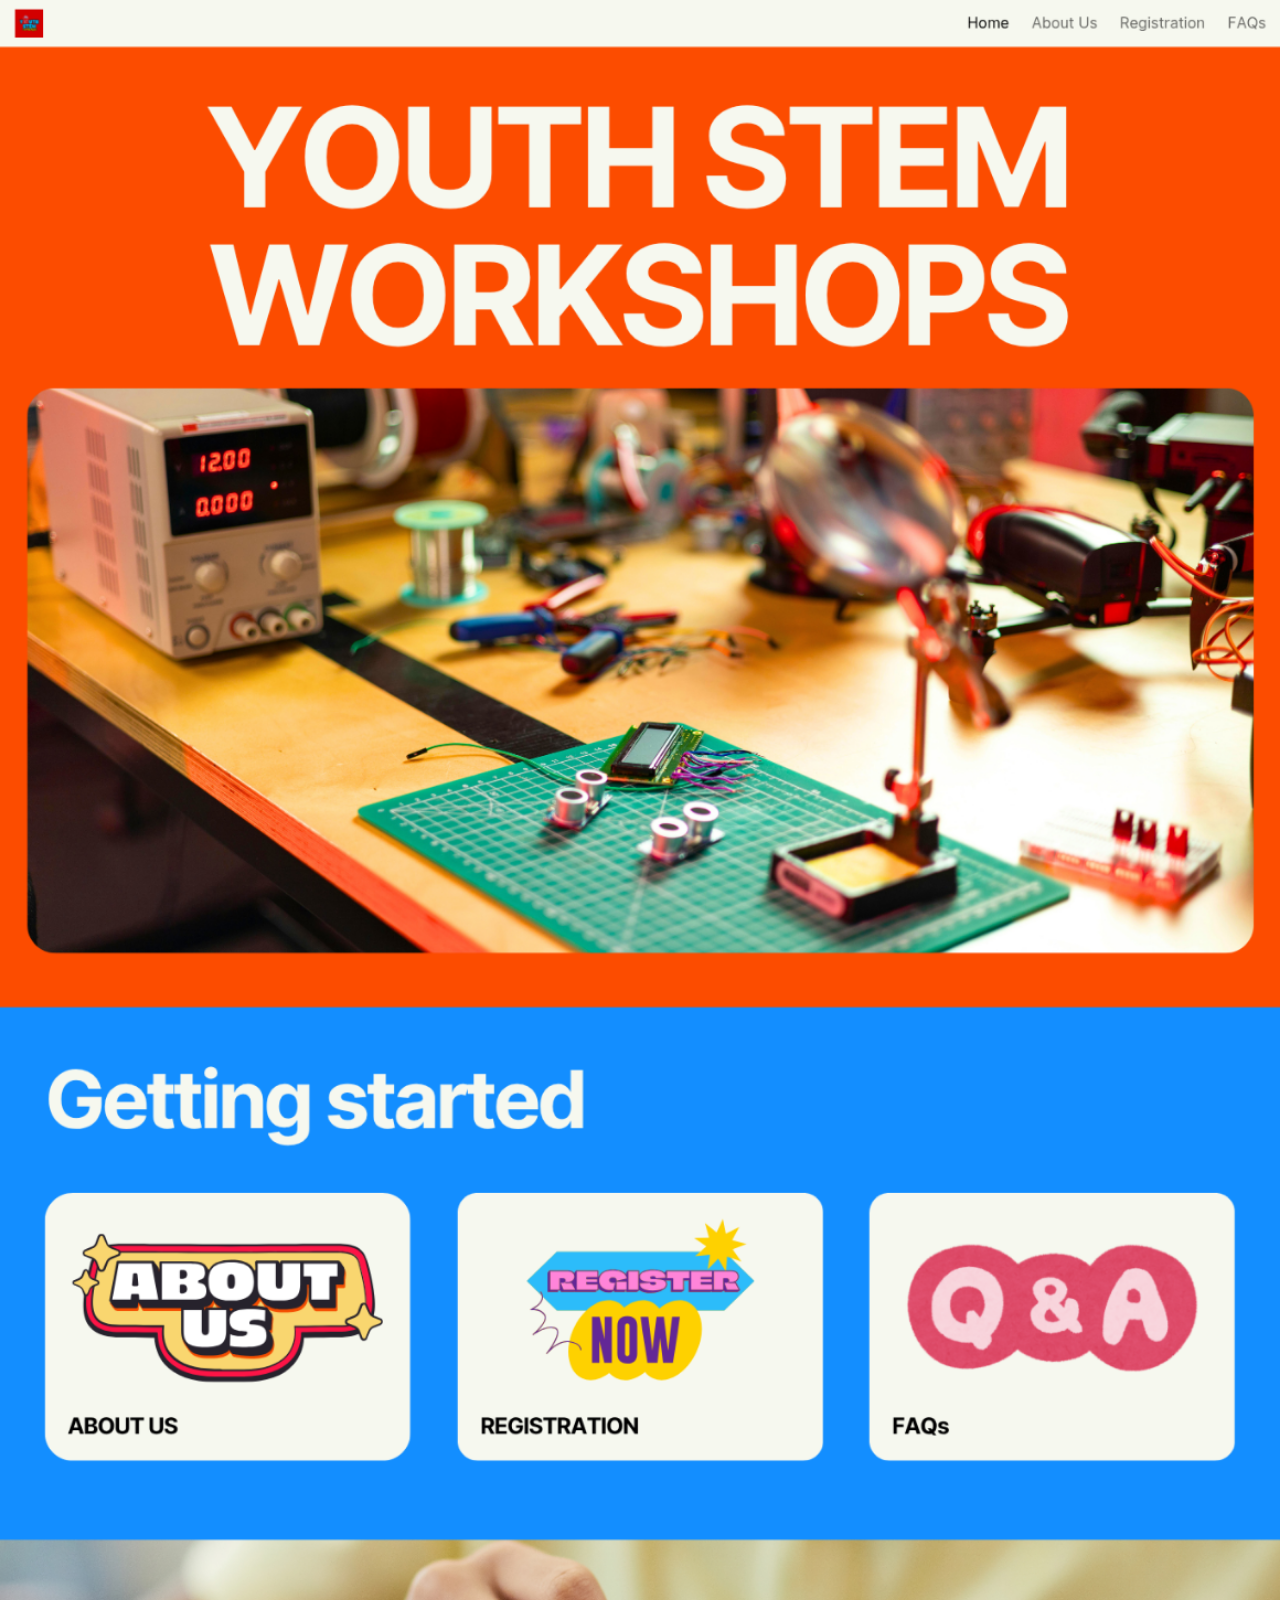
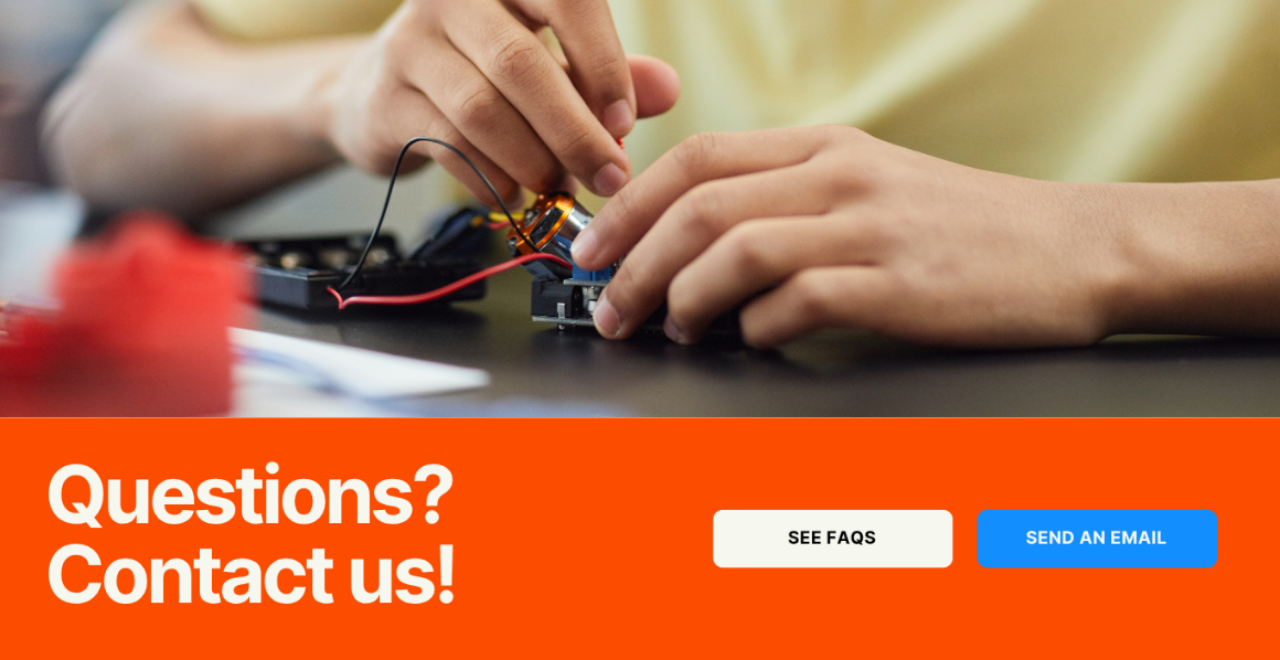
<file: index.html>
<!doctype html>
<html lang="en">
<head>
  <meta charset="utf-8">
  <meta name="viewport" content="width=device-width, initial-scale=1">
  <title>Youth STEM Workshops - Home</title>
  <link rel="stylesheet" href="style.css">
</head>
<body>
  <main class="page">
    <img class="page-image" src="home.png" alt="Youth STEM Workshops - Home">
    <a class="hotspot nav-home" href="index.html" aria-label="nav home"></a>
    <a class="hotspot nav-about" href="about.html" aria-label="nav about"></a>
    <a class="hotspot nav-registration" href="registration.html" aria-label="nav registration"></a>
    <a class="hotspot nav-faqs" href="faqs.html" aria-label="nav faqs"></a>
    <a class="hotspot home-about" href="about.html" aria-label="home about"></a>
    <a class="hotspot home-registration" href="registration.html" aria-label="home registration"></a>
    <a class="hotspot home-faqs" href="faqs.html" aria-label="home faqs"></a>
    <a class="hotspot see-faqs" href="faqs.html" aria-label="see faqs"></a>
    <a class="hotspot email-link" href="mailto:armitah121@gmail.com" aria-label="email link"></a>
  </main>
</body>
</html>
</file>
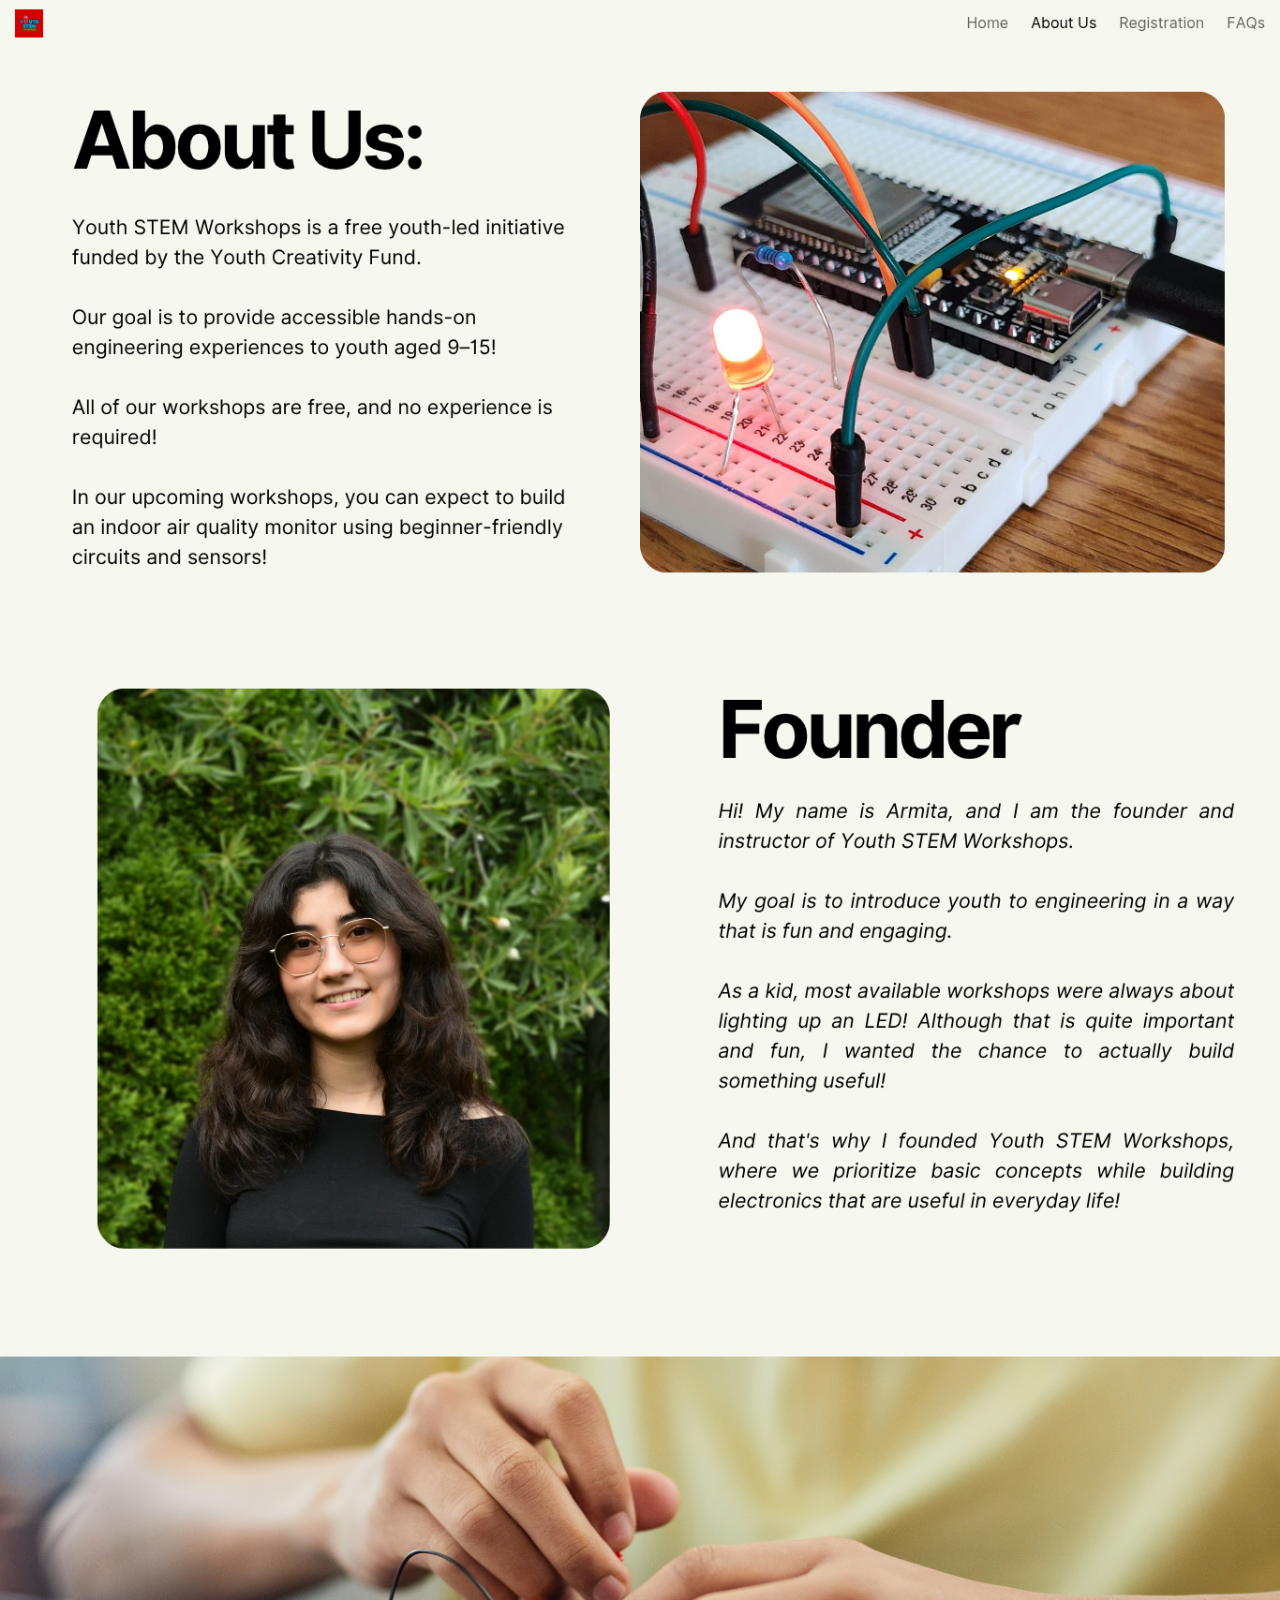
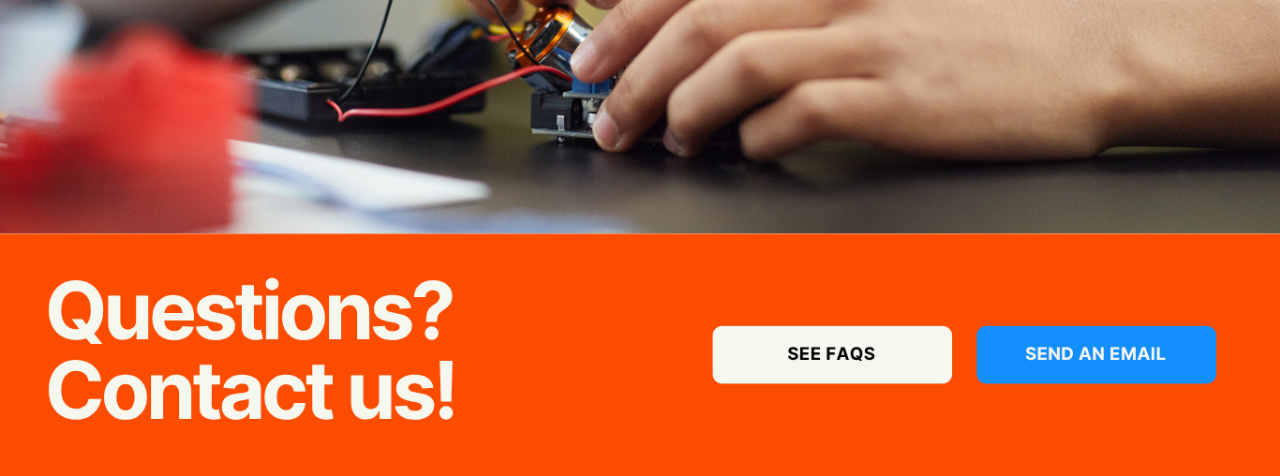
<file: about.html>
<!doctype html>
<html lang="en">
<head>
  <meta charset="utf-8">
  <meta name="viewport" content="width=device-width, initial-scale=1">
  <title>Youth STEM Workshops - About Us</title>
  <link rel="stylesheet" href="style.css">
</head>
<body>
  <main class="page">
    <img class="page-image" src="about.png" alt="Youth STEM Workshops - About Us">
    <a class="hotspot nav-home" href="index.html" aria-label="nav home"></a>
    <a class="hotspot nav-about" href="about.html" aria-label="nav about"></a>
    <a class="hotspot nav-registration" href="registration.html" aria-label="nav registration"></a>
    <a class="hotspot nav-faqs" href="faqs.html" aria-label="nav faqs"></a>
    <a class="hotspot see-faqs" href="faqs.html" aria-label="see faqs"></a>
    <a class="hotspot email-link" href="mailto:armitah121@gmail.com" aria-label="email link"></a>
  </main>
</body>
</html>
</file>
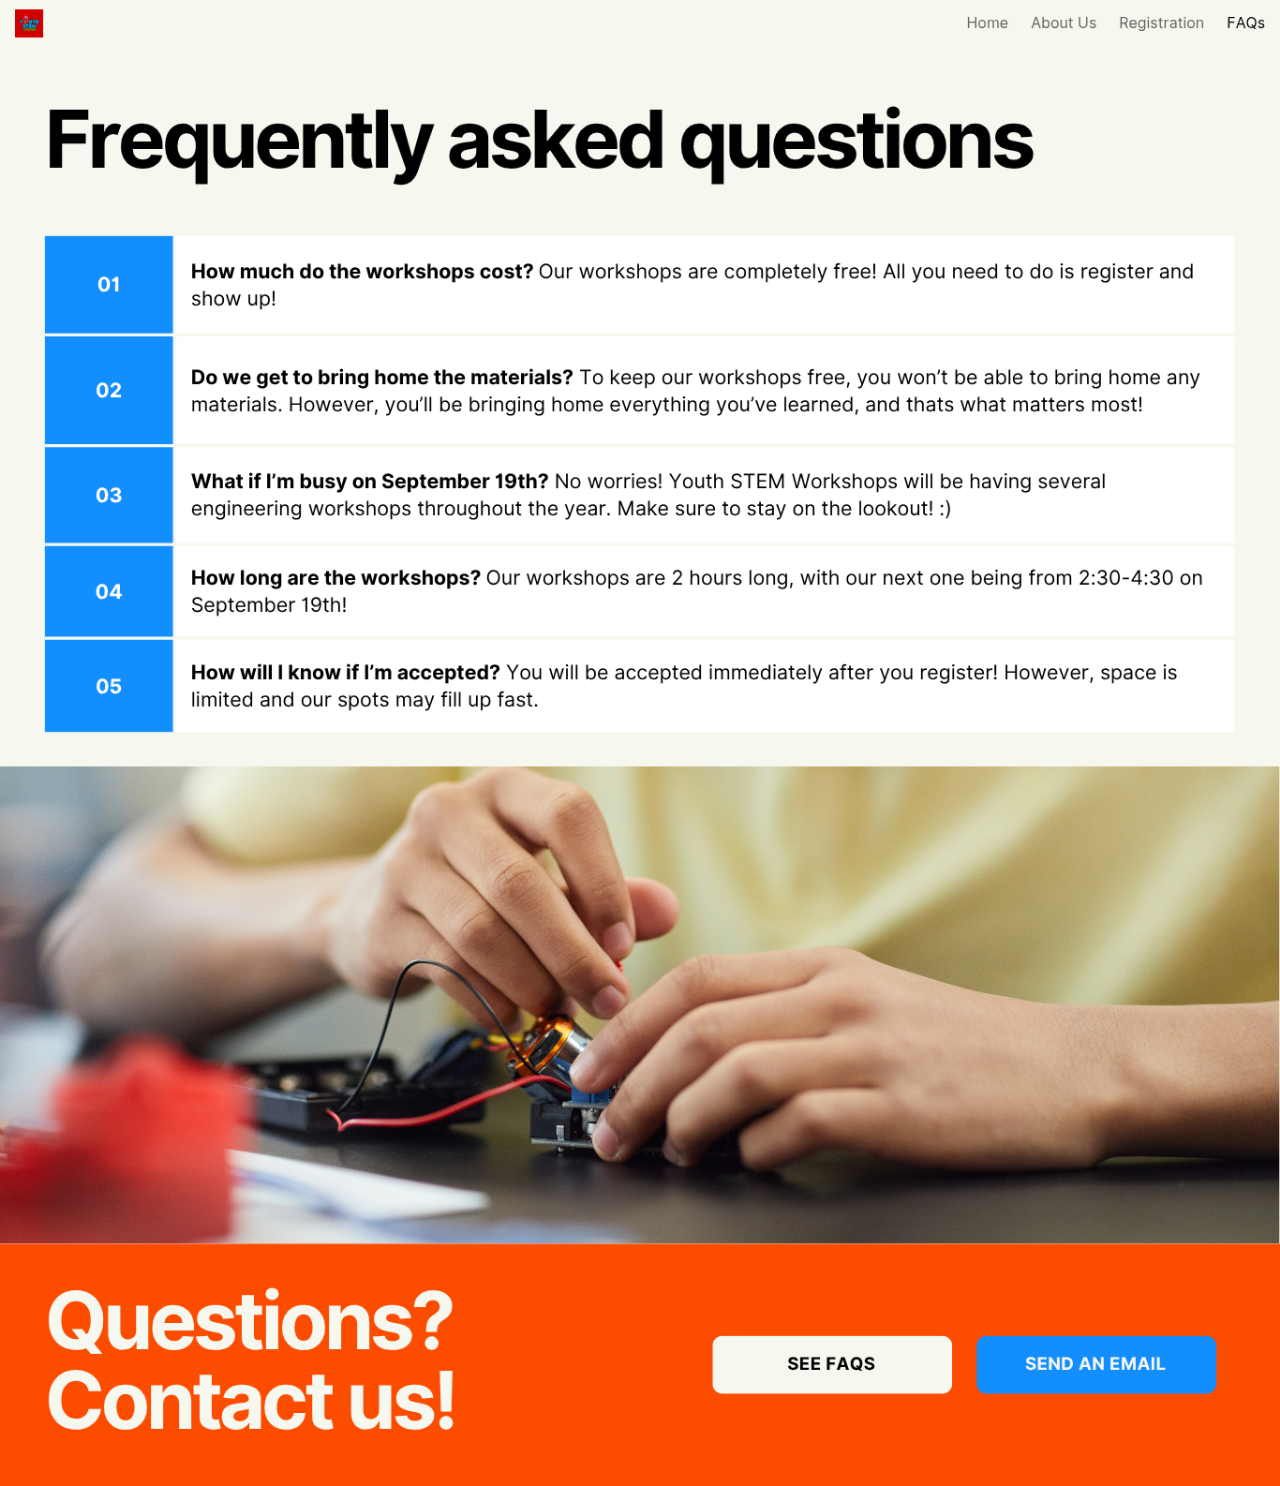
<file: faqs.html>
<!doctype html>
<html lang="en">
<head>
  <meta charset="utf-8">
  <meta name="viewport" content="width=device-width, initial-scale=1">
  <title>Youth STEM Workshops - FAQs</title>
  <link rel="stylesheet" href="style.css">
</head>
<body>
  <main class="page">
    <img class="page-image" src="faqs.png" alt="Youth STEM Workshops - FAQs">
    <a class="hotspot nav-home" href="index.html" aria-label="nav home"></a>
    <a class="hotspot nav-about" href="about.html" aria-label="nav about"></a>
    <a class="hotspot nav-registration" href="registration.html" aria-label="nav registration"></a>
    <a class="hotspot nav-faqs" href="faqs.html" aria-label="nav faqs"></a>
    <a class="hotspot see-faqs" href="faqs.html" aria-label="see faqs"></a>
    <a class="hotspot email-link" href="mailto:armitah121@gmail.com" aria-label="email link"></a>
  </main>
</body>
</html>
</file>
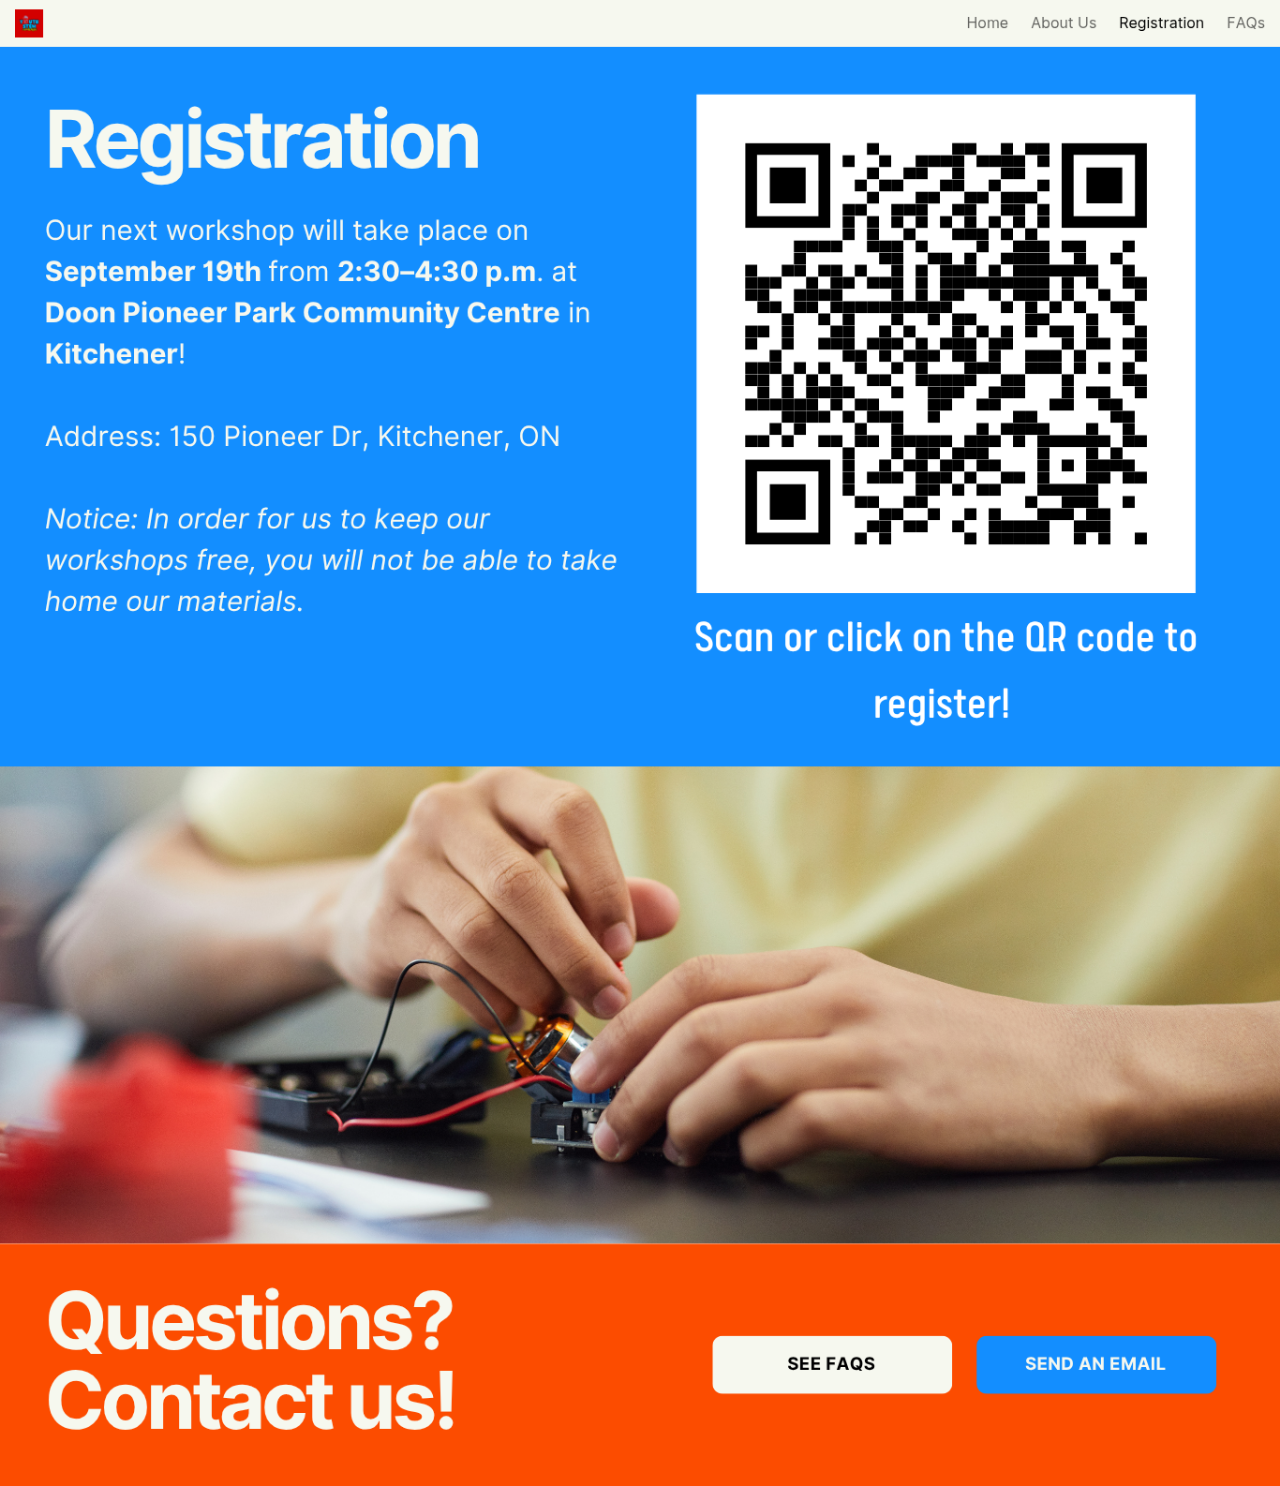
<file: registration.html>
<!doctype html>
<html lang="en">
<head>
  <meta charset="utf-8">
  <meta name="viewport" content="width=device-width, initial-scale=1">
  <title>Youth STEM Workshops - Registration</title>
  <link rel="stylesheet" href="style.css">
</head>
<body>
  <main class="page">
    <img class="page-image" src="registration.png" alt="Youth STEM Workshops - Registration">
    <a class="hotspot nav-home" href="index.html" aria-label="nav home"></a>
    <a class="hotspot nav-about" href="about.html" aria-label="nav about"></a>
    <a class="hotspot nav-registration" href="registration.html" aria-label="nav registration"></a>
    <a class="hotspot nav-faqs" href="faqs.html" aria-label="nav faqs"></a>
    <a class="hotspot registration-link" href="https://forms.gle/Drd8pUyg77LAFBkC9" aria-label="registration link"></a>
    <a class="hotspot see-faqs" href="faqs.html" aria-label="see faqs"></a>
    <a class="hotspot email-link" href="mailto:armitah121@gmail.com" aria-label="email link"></a>
  </main>
</body>
</html>
</file>
<file: style.css>
html, body {
  margin: 0;
  padding: 0;
  background: #f7f8f1;
}

* {
  box-sizing: border-box;
}

body {
  overflow-x: hidden;
}

.page {
  position: relative;
  width: 100%;
}

.page-image {
  display: block;
  width: 100%;
  height: auto;
}

/* Transparent clickable areas */
.hotspot {
  position: absolute;
  display: block;
  background: transparent;
  z-index: 10;
}

/*
  TOP NAVIGATION
  These areas are deliberately kept narrow and separated so that
  clicking one menu item cannot accidentally activate another.
*/
.nav-home {
  top: 0;
  right: 20.5%;
  width: 4.2%;
  height: 3%;
}

.nav-about {
  top: 0;
  right: 13.2%;
  width: 5.2%;
  height: 3%;
}

.nav-registration {
  top: 0;
  right: 5.1%;
  width: 7.1%;
  height: 3%;
}

.nav-faqs {
  top: 0;
  right: 0.7%;
  width: 3.5%;
  height: 3%;
}

/* Home page cards */
.home-about {
  top: 52%;
  left: 3%;
  width: 29%;
  height: 18%;
}

.home-registration {
  top: 52%;
  left: 35.5%;
  width: 29%;
  height: 18%;
}

.home-faqs {
  top: 52%;
  left: 68%;
  width: 29%;
  height: 18%;
}

/* Registration QR code area */
.registration-link {
  top: 8%;
  right: 7%;
  width: 40%;
  height: 38%;
}

/* Bottom CTA buttons */
.see-faqs {
  bottom: 1.5%;
  right: 25%;
  width: 19%;
  height: 7%;
}

.email-link {
  bottom: 1.5%;
  right: 4%;
  width: 19%;
  height: 7%;
}

/* Keep navigation easy to click on smaller screens,
   while preserving separation between links. */
@media (max-width: 700px) {
  .nav-home {
    right: 20%;
    width: 6%;
    height: 5%;
  }

  .nav-about {
    right: 12%;
    width: 7%;
    height: 5%;
  }

  .nav-registration {
    right: 4%;
    width: 8%;
    height: 5%;
  }

  .nav-faqs {
    right: 0;
    width: 4%;
    height: 5%;
  }
}
</file>
